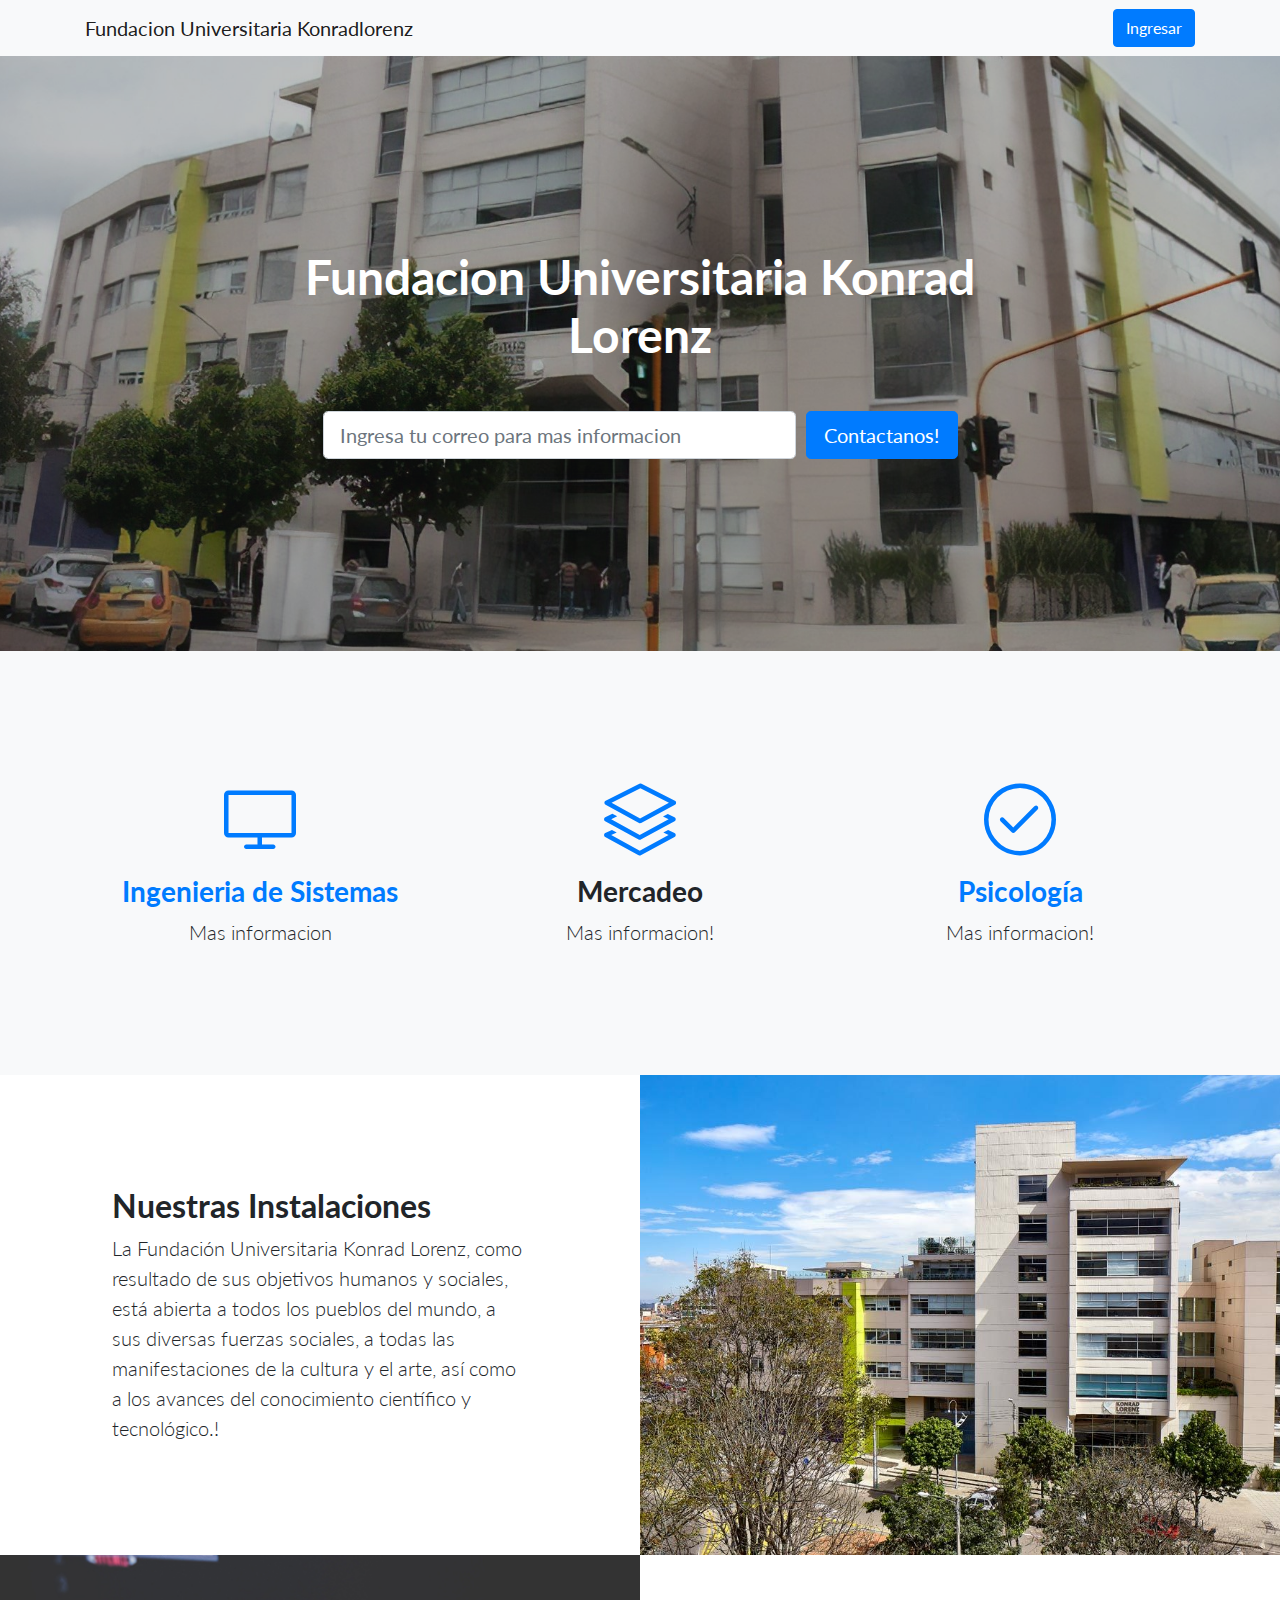
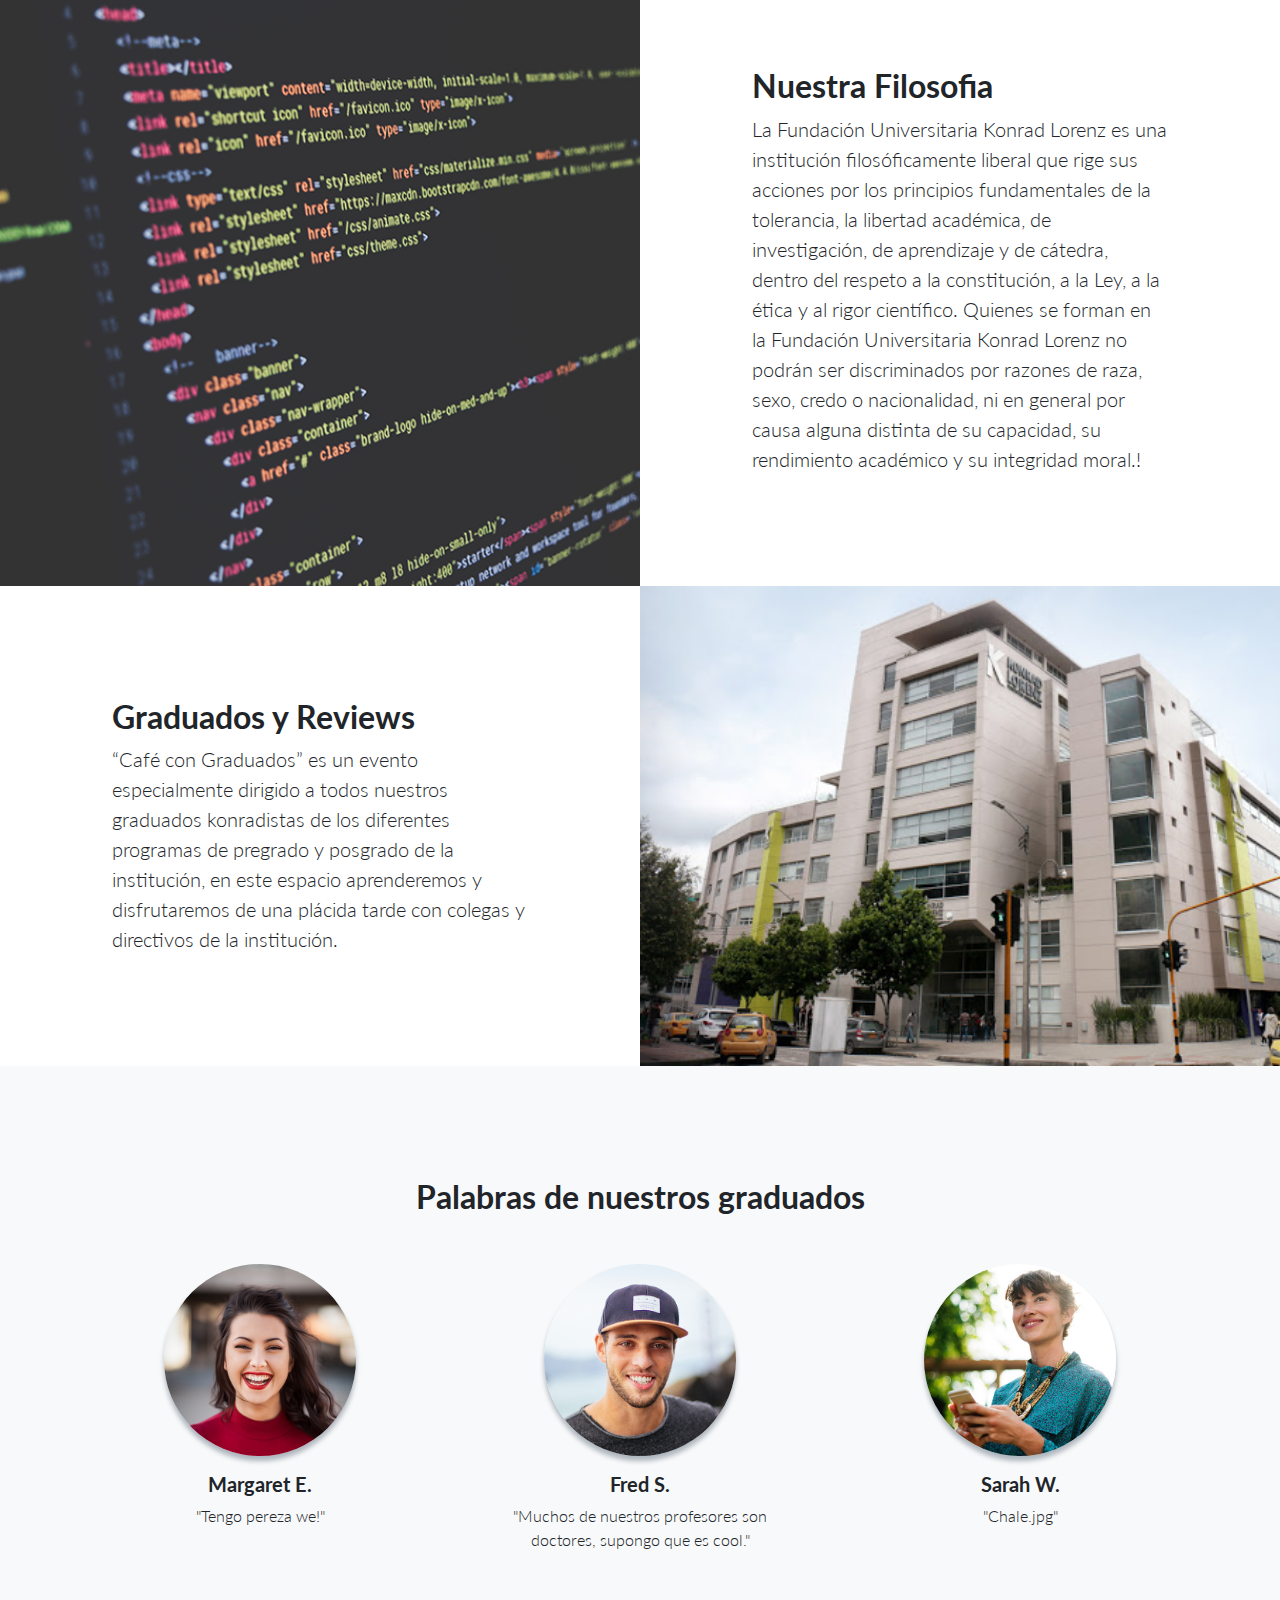
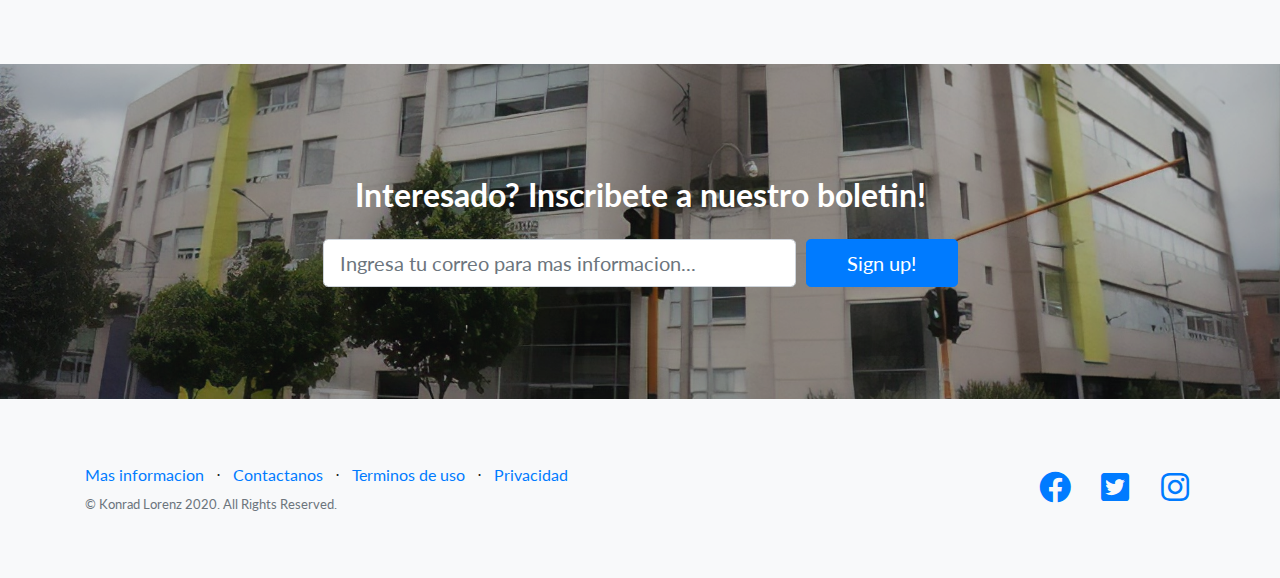
<file: startbootstrap-landing-page-gh-pages/index.html>
<!DOCTYPE html>
<html lang="en">

<head>
    <link rel="stylesheet" href="https://maxcdn.bootstrapcdn.com/bootstrap/4.0.0/css/bootstrap.min.css" integrity="sha384-Gn5384xqQ1aoWXA+058RXPxPg6fy4IWvTNh0E263XmFcJlSAwiGgFAW/dAiS6JXm" crossorigin="anonymous">


    <meta charset="utf-8">
    <meta name="viewport" content="width=device-width, initial-scale=1, shrink-to-fit=no">
    <meta name="description" content="">
    <meta name="author" content="">

    <title>Landing Page - Start Bootstrap Theme</title>

    <!-- Bootstrap core CSS -->
    <link href="vendor/bootstrap/css/bootstrap.min.css" rel="stylesheet">



    <!-- Custom fonts for this template -->
    <link href="vendor/fontawesome-free/css/all.min.css" rel="stylesheet">
    <link href="vendor/simple-line-icons/css/simple-line-icons.css" rel="stylesheet" type="text/css">
    <link href="https://fonts.googleapis.com/css?family=Lato:300,400,700,300italic,400italic,700italic" rel="stylesheet" type="text/css">

    <!-- Custom styles for this template -->
    <link href="css/landing-page.min.css" rel="stylesheet">

</head>

<body>
    <div class="modal fade" id="exampleModalCenter" tabindex="-1" role="dialog" aria-labelledby="exampleModalCenterTitle" aria-hidden="true">
        <div class="modal-dialog modal-dialog-centered" role="document">
            <div class="modal-content">
                <div class="modal-header">
                    <h5 class="modal-title" id="exampleModalLongTitle">Ingresa tu codigo y contraseña</h5>
                    <button type="button" class="close" data-dismiss="modal" aria-label="Close">
            <span aria-hidden="false">&times;</span>
          </button>
                </div>
                <div class="modal-body">
                    Usuario:
                </div>
                <div class="modal-body">
                    contraseña:
                </div>
                <div class="modal-footer">
                    <button type="button" class="btn btn-secondary" data-dismiss="modal">Cerrar</button>

                </div>
            </div>
        </div>
    </div>

    <!-- Navigation -->
    <nav class="navbar navbar-light bg-light static-top">
        <div class="container">
            <a class="navbar-brand" href="#">Fundacion Universitaria Konradlorenz</a>



            <!-- Button trigger modal -->
            <button type="button" class="btn btn-primary" data-toggle="modal" data-target="#exampleModalCenter">
  Ingresar
</button>

            <!-- Modal -->



        </div>
    </nav>

    <!-- Masthead -->
    <header class="masthead text-white text-center">
        <div class="overlay"></div>
        <div class="container">
            <div class="row">
                <div class="col-xl-9 mx-auto">
                    <h1 class="mb-5">Fundacion Universitaria Konrad Lorenz</h1>
                </div>
                <div class="col-md-10 col-lg-8 col-xl-7 mx-auto">
                    <form>
                        <div class="form-row">
                            <div class="col-12 col-md-9 mb-2 mb-md-0">
                                <input type="email" class="form-control form-control-lg" placeholder="Ingresa tu correo para mas informacion">
                            </div>
                            <div class="col-12 col-md-3">
                                <button type="submit" class="btn btn-block btn-lg btn-primary" onclick=r eset()>Contactanos!</button>
                            </div>
                        </div>
                    </form>
                </div>
            </div>
        </div>
    </header>

    <!-- Icons Grid -->
    <section class="features-icons bg-light text-center">
        <div class="container">
            <div class="row">
                <div class="col-lg-4">
                    <div class="features-icons-item mx-auto mb-5 mb-lg-0 mb-lg-3">
                        <div class="features-icons-icon d-flex">
                            <i class="icon-screen-desktop m-auto text-primary"></i>
                        </div>

                        <a href="loader_to_ingei.html">
                            <h3> Ingenieria de Sistemas</h3>
                        </a>

                        <p class="lead mb-0">Mas informacion</p>
                    </div>
                </div>
                <div class="col-lg-4">
                    <div class="features-icons-item mx-auto mb-5 mb-lg-0 mb-lg-3">
                        <div class="features-icons-icon d-flex">
                            <i class="icon-layers m-auto text-primary"></i>
                        </div>
                        <h3>Mercadeo</h3>
                        <p class="lead mb-0">Mas informacion!</p>
                    </div>

                </div>

                <div class="col-lg-4">

                    <div class="features-icons-item mx-auto mb-0 mb-lg-3">
                        <div class="features-icons-icon d-flex">
                            <i class="icon-check m-auto text-primary"></i>
                        </div>
                        <a href="loader.html">
                            <h3>Psicología</h3>
                        </a>
                        <p class="lead mb-0">Mas informacion!</p>
                    </div>

                </div>


            </div>
        </div>
    </section>

    <!-- Image Showcases -->
    <section class="showcase">
        <div class="container-fluid p-0">
            <div class="row no-gutters">

                <div class="col-lg-6 order-lg-2 text-white showcase-img" style="background-image: url('img/kr2.jpg');"></div>
                <div class="col-lg-6 order-lg-1 my-auto showcase-text">
                    <h2>Nuestras Instalaciones</h2>
                    <p class="lead mb-0">La Fundación Universitaria Konrad Lorenz, como resultado de sus objetivos humanos y sociales, está abierta a todos los pueblos del mundo, a sus diversas fuerzas sociales, a todas las manifestaciones de la cultura y el arte, así como
                        a los avances del conocimiento científico y tecnológico.!</p>
                </div>
            </div>
            <div class="row no-gutters">
                <div class="col-lg-6 text-white showcase-img" style="background-image: url('img/bg-showcase-2.jpg');"></div>
                <div class="col-lg-6 my-auto showcase-text">
                    <h2>Nuestra Filosofia</h2>
                    <p class="lead mb-0">La Fundación Universitaria Konrad Lorenz es una institución filosóficamente liberal que rige sus acciones por los principios fundamentales de la tolerancia, la libertad académica, de investigación, de aprendizaje y de cátedra, dentro
                        del respeto a la constitución, a la Ley, a la ética y al rigor científico. Quienes se forman en la Fundación Universitaria Konrad Lorenz no podrán ser discriminados por razones de raza, sexo, credo o nacionalidad, ni en general
                        por causa alguna distinta de su capacidad, su rendimiento académico y su integridad moral.!</p>
                </div>
            </div>
            <div class="row no-gutters">
                <div class="col-lg-6 order-lg-2 text-white showcase-img" style="background-image: url('img/kr3.jpg');"></div>
                <div class="col-lg-6 order-lg-1 my-auto showcase-text">
                    <h2> Graduados y Reviews</h2>
                    <p class="lead mb-0"> “Café con Graduados” es un evento especialmente dirigido a todos nuestros graduados konradistas de los diferentes programas de pregrado y posgrado de la institución, en este espacio aprenderemos y disfrutaremos de una plácida tarde
                        con colegas y directivos de la institución.</p>
                </div>
            </div>
        </div>
    </section>

    <!-- Testimonials -->
    <section class="testimonials text-center bg-light">
        <div class="container">
            <h2 class="mb-5">Palabras de nuestros graduados</h2>
            <div class="row">
                <div class="col-lg-4">
                    <div class="testimonial-item mx-auto mb-5 mb-lg-0">
                        <img class="img-fluid rounded-circle mb-3" src="img/testimonials-1.jpg" alt="">
                        <h5>Margaret E.</h5>
                        <p class="font-weight-light mb-0">"Tengo pereza we!"</p>
                    </div>
                </div>
                <div class="col-lg-4">
                    <div class="testimonial-item mx-auto mb-5 mb-lg-0">
                        <img class="img-fluid rounded-circle mb-3" src="img/testimonials-2.jpg" alt="">
                        <h5>Fred S.</h5>
                        <p class="font-weight-light mb-0">"Muchos de nuestros profesores son doctores, supongo que es cool."</p>
                    </div>
                </div>
                <div class="col-lg-4">
                    <div class="testimonial-item mx-auto mb-5 mb-lg-0">
                        <img class="img-fluid rounded-circle mb-3" src="img/testimonials-3.jpg" alt="">
                        <h5>Sarah W.</h5>
                        <p class="font-weight-light mb-0">"Chale.jpg"</p>
                    </div>
                </div>
            </div>
        </div>
    </section>



    <!-- Call to Action -->
    <section class="call-to-action text-white text-center">
        <div class="overlay"></div>
        <div class="container">
            <div class="row">
                <div class="col-xl-9 mx-auto">
                    <h2 class="mb-4">Interesado? Inscribete a nuestro boletin!</h2>
                </div>
                <div class="col-md-10 col-lg-8 col-xl-7 mx-auto">
                    <form>
                        <div class="form-row">
                            <div class="col-12 col-md-9 mb-2 mb-md-0">
                                <input type="email" class="form-control form-control-lg" placeholder="Ingresa tu correo para mas informacion...">
                            </div>
                            <div class="col-12 col-md-3">
                                <button type="submit" class="btn btn-block btn-lg btn-primary">Sign up!</button>
                            </div>
                        </div>
                    </form>
                </div>
            </div>
        </div>
    </section>

    <!-- Footer -->
    <footer class="footer bg-light">
        <div class="container">
            <div class="row">
                <div class="col-lg-6 h-100 text-center text-lg-left my-auto">
                    <ul class="list-inline mb-2">
                        <li class="list-inline-item">
                            <a href="#">Mas informacion</a>
                        </li>
                        <li class="list-inline-item">&sdot;</li>
                        <li class="list-inline-item">
                            <a href="#">Contactanos</a>
                        </li>
                        <li class="list-inline-item">&sdot;</li>
                        <li class="list-inline-item">
                            <a href="#">Terminos de uso</a>
                        </li>
                        <li class="list-inline-item">&sdot;</li>
                        <li class="list-inline-item">
                            <a href="#">Privacidad</a>
                        </li>
                    </ul>
                    <p class="text-muted small mb-4 mb-lg-0">&copy; Konrad Lorenz 2020. All Rights Reserved.</p>
                </div>
                <div class="col-lg-6 h-100 text-center text-lg-right my-auto">
                    <ul class="list-inline mb-0">
                        <li class="list-inline-item mr-3">
                            <a href="#">
                                <i class="fab fa-facebook fa-2x fa-fw"></i>
                            </a>
                        </li>
                        <li class="list-inline-item mr-3">
                            <a href="#">
                                <i class="fab fa-twitter-square fa-2x fa-fw"></i>
                            </a>
                        </li>
                        <li class="list-inline-item">
                            <a href="#">
                                <i class="fab fa-instagram fa-2x fa-fw"></i>
                            </a>
                        </li>
                    </ul>
                </div>
            </div>
        </div>
    </footer>

    <!-- Bootstrap core JavaScript -->
    <script src="vendor/jquery/jquery.min.js"></script>
    <script src="vendor/bootstrap/js/bootstrap.bundle.min.js"></script>

    <script src="https://code.jquery.com/jquery-3.2.1.slim.min.js" integrity="sha384-KJ3o2DKtIkvYIK3UENzmM7KCkRr/rE9/Qpg6aAZGJwFDMVNA/GpGFF93hXpG5KkN" crossorigin="anonymous"></script>
    <script src="https://cdnjs.cloudflare.com/ajax/libs/popper.js/1.12.9/umd/popper.min.js" integrity="sha384-ApNbgh9B+Y1QKtv3Rn7W3mgPxhU9K/ScQsAP7hUibX39j7fakFPskvXusvfa0b4Q" crossorigin="anonymous"></script>
    <script src="https://maxcdn.bootstrapcdn.com/bootstrap/4.0.0/js/bootstrap.min.js" integrity="sha384-JZR6Spejh4U02d8jOt6vLEHfe/JQGiRRSQQxSfFWpi1MquVdAyjUar5+76PVCmYl" crossorigin="anonymous"></script>

</body>

</html>
</file>
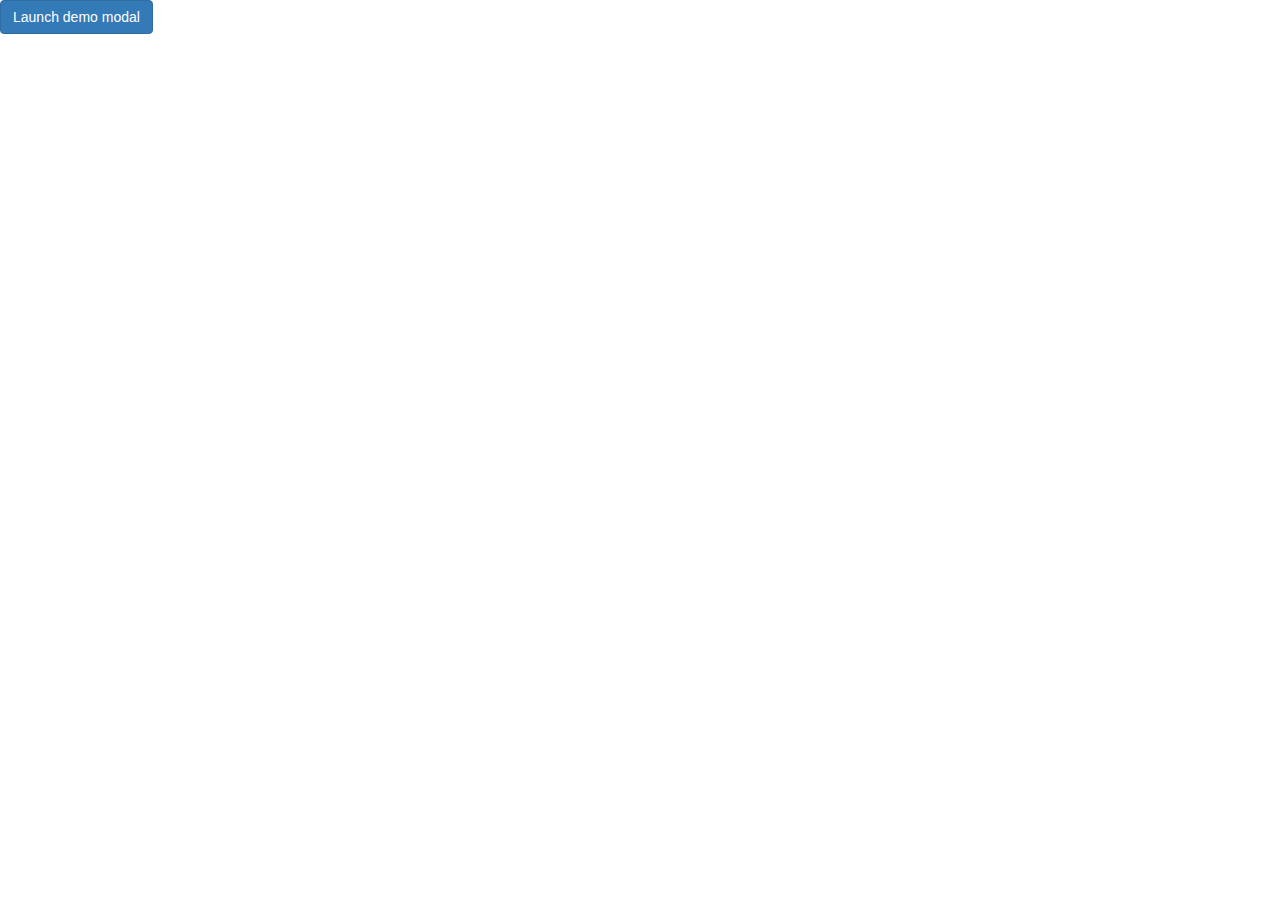
<file: modal.html>
<!DOCTYPE html>
<html lang="en">
<head>
  <title>Bootstrap Example</title>
  <meta charset="utf-8">
  <meta name="viewport" content="width=device-width, initial-scale=1">
  <link rel="stylesheet" href="https://maxcdn.bootstrapcdn.com/bootstrap/3.4.1/css/bootstrap.min.css">
  <script src="https://ajax.googleapis.com/ajax/libs/jquery/3.4.1/jquery.min.js"></script>
  <script src="https://maxcdn.bootstrapcdn.com/bootstrap/3.4.1/js/bootstrap.min.js"></script>
</head>
<body>

<!-- Button trigger modal -->
<button type="button" class="btn btn-primary" data-toggle="modal" data-target="#exampleModalCenter">
    Launch demo modal
  </button>
  
  <!-- Modal -->
  <div class="modal fade" id="exampleModalCenter" tabindex="-1" role="dialog" aria-labelledby="exampleModalCenterTitle" aria-hidden="true">
    <div class="modal-dialog modal-dialog-centered" role="document">
      <div class="modal-content">
        <div class="modal-header">
          <h5 class="modal-title" id="exampleModalLongTitle">Modal title</h5>
          <button type="button" class="close" data-dismiss="modal" aria-label="Close">
            <span aria-hidden="true">&times;</span>
          </button>
        </div>
        <div class="modal-body">
          ...
        </div>
        <div class="modal-footer">
          <button type="button" class="btn btn-secondary" data-dismiss="modal">Close</button>
          <button type="button" class="btn btn-primary">Save changes</button>
        </div>
      </div>
    </div>
  </div>

</body>
</html>
</file>
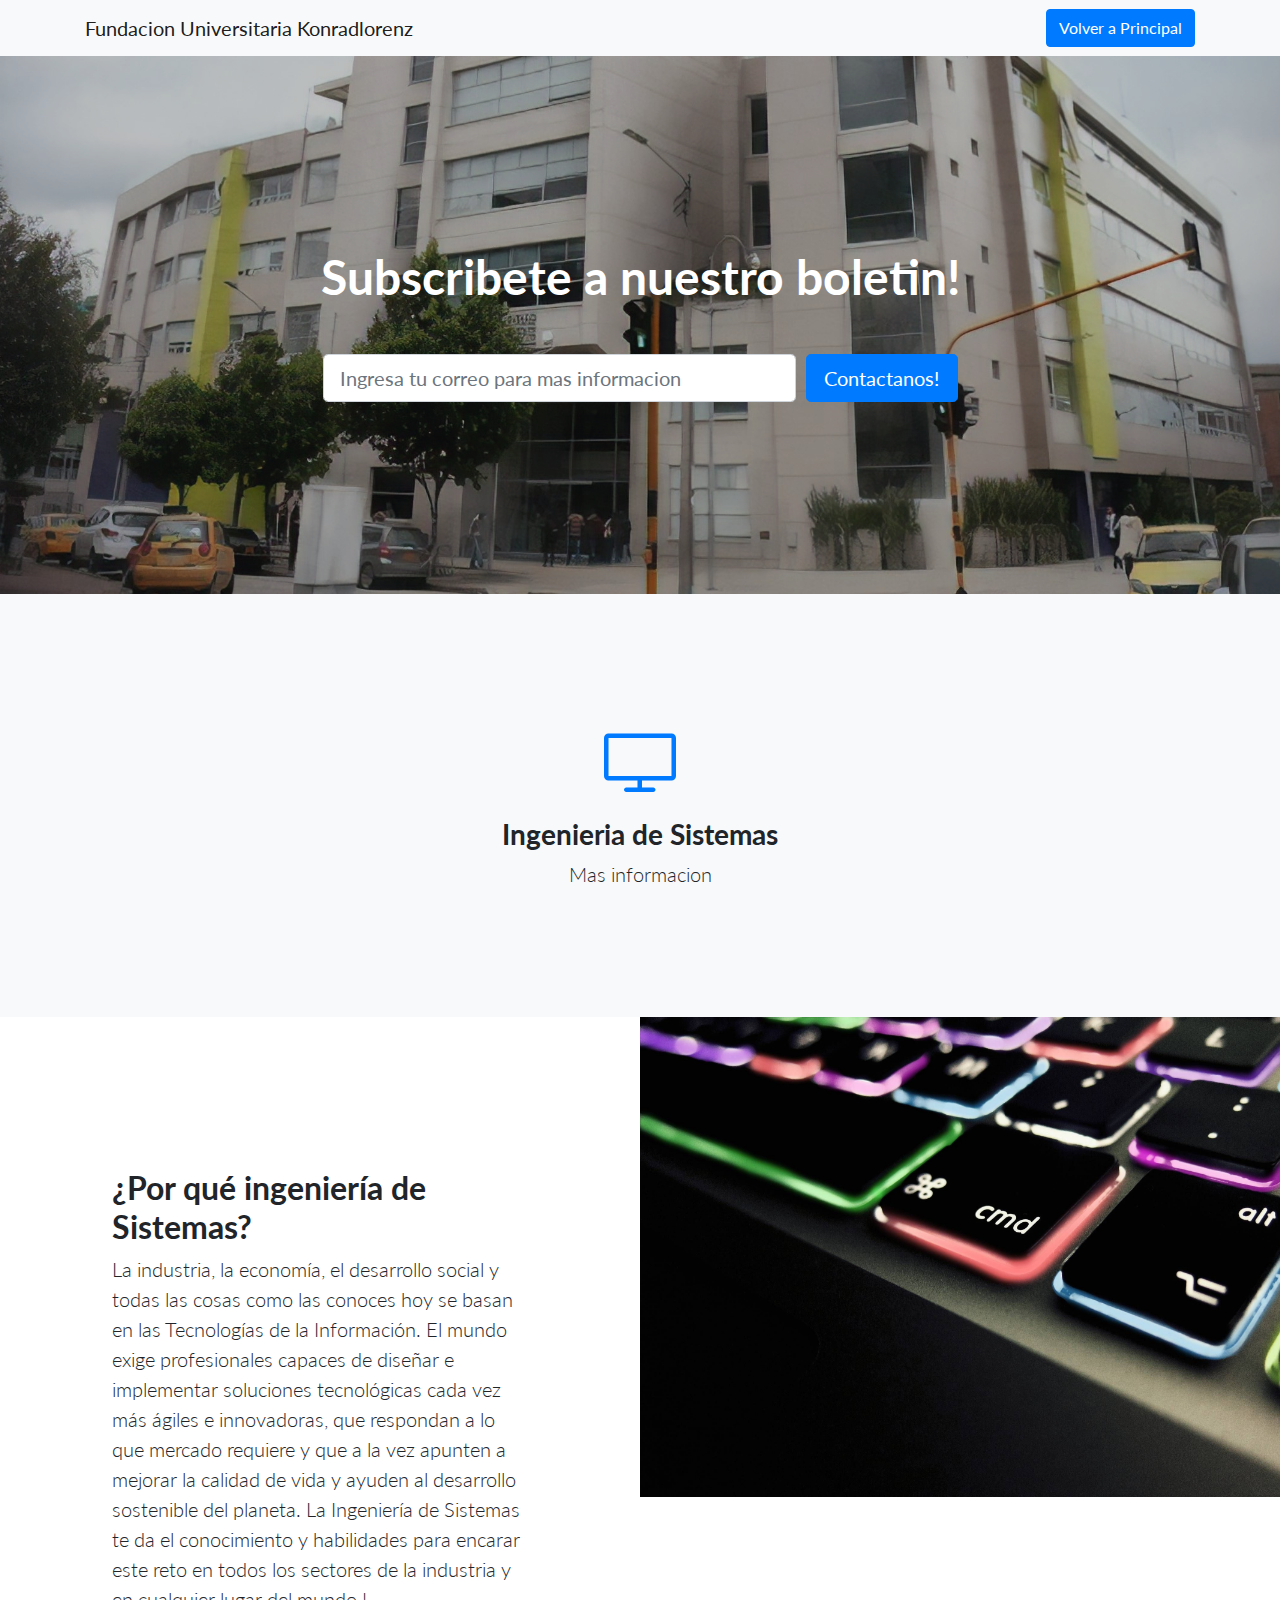
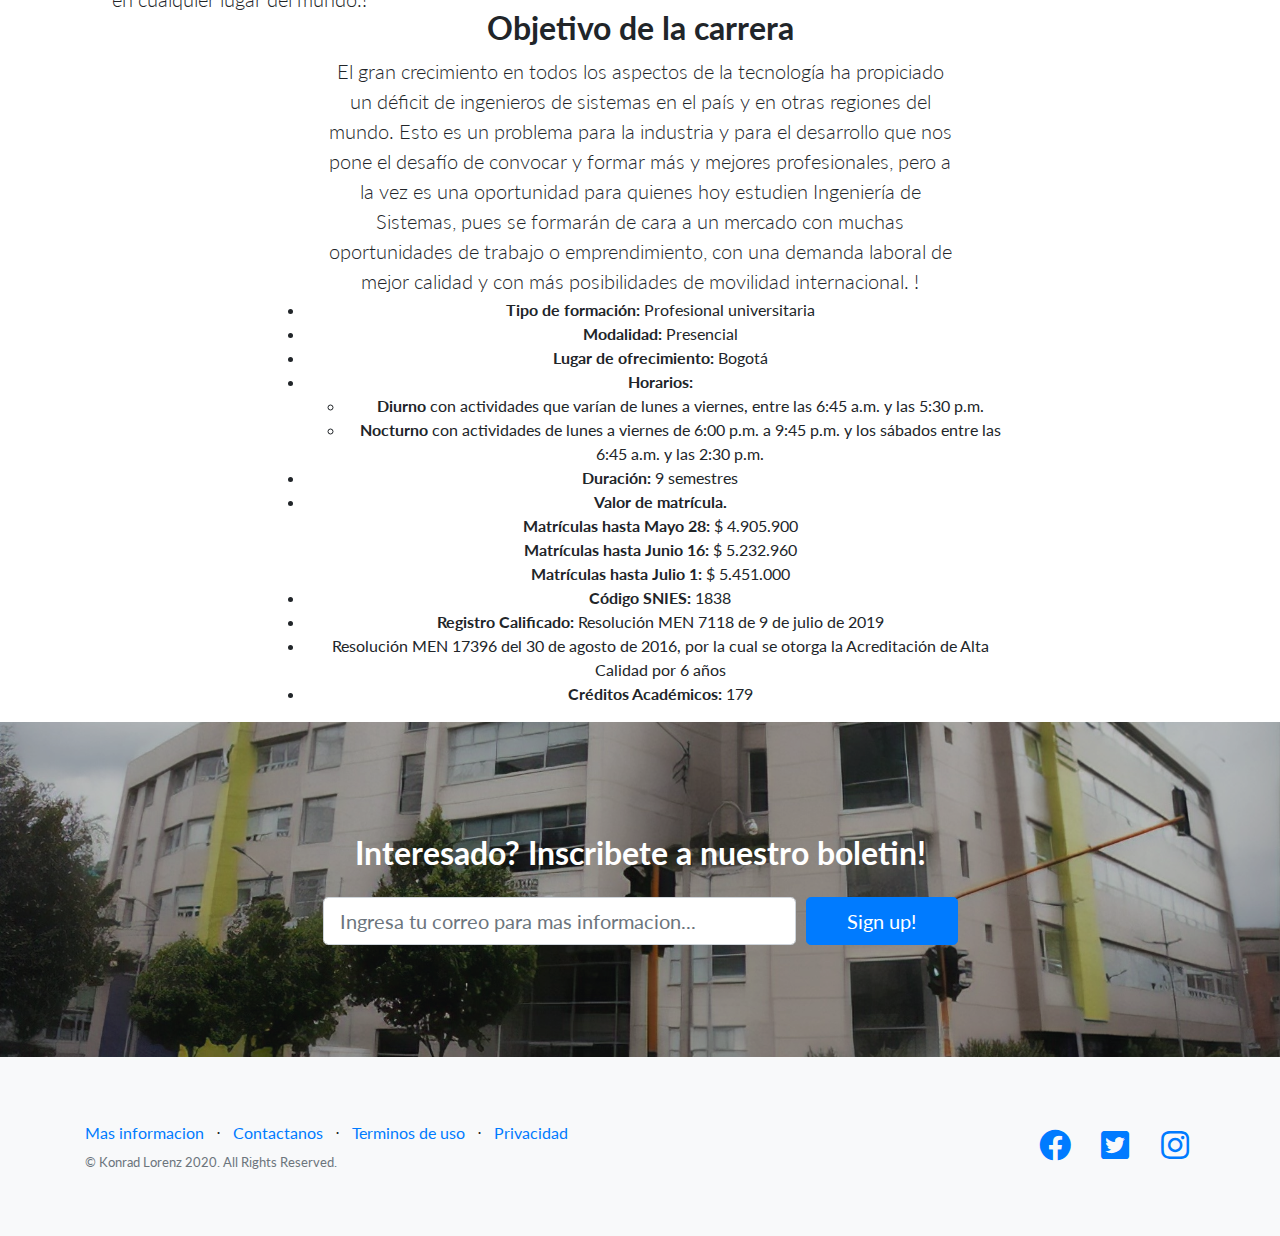
<file: startbootstrap-landing-page-gh-pages/ingenie.html>
<!DOCTYPE html>
<html lang="en">

<head>
    <link rel="stylesheet" href="https://maxcdn.bootstrapcdn.com/bootstrap/4.0.0/css/bootstrap.min.css" integrity="sha384-Gn5384xqQ1aoWXA+058RXPxPg6fy4IWvTNh0E263XmFcJlSAwiGgFAW/dAiS6JXm" crossorigin="anonymous">


    <meta charset="utf-8">
    <meta name="viewport" content="width=device-width, initial-scale=1, shrink-to-fit=no">
    <meta name="description" content="">
    <meta name="author" content="">

    <title>Ingenieria</title>




    <!-- Bootstrap core CSS -->
    <link href="vendor/bootstrap/css/bootstrap.min.css" rel="stylesheet">



    <!-- Custom fonts for this template -->
    <link href="vendor/fontawesome-free/css/all.min.css" rel="stylesheet">
    <link href="vendor/simple-line-icons/css/simple-line-icons.css" rel="stylesheet" type="text/css">
    <link href="https://fonts.googleapis.com/css?family=Lato:300,400,700,300italic,400italic,700italic" rel="stylesheet" type="text/css">

    <!-- Custom styles for this template -->
    <link href="css/landing-page.min.css" rel="stylesheet">

</head>

<body>


    <!-- Navigation -->
    <nav class="navbar navbar-light bg-light static-top">
        <div class="container">
            <a class="navbar-brand" href="#">Fundacion Universitaria Konradlorenz</a>



            <!-- Button trigger modal -->
            <a href="loader_to_index.html">
                <button type="button" class="btn btn-primary">Volver a Principal
   

  </button>
            </a>
            <!-- Modal -->



        </div>
    </nav>

    <!-- Masthead -->
    <header class="masthead text-white text-center">
        <div class="overlay"></div>
        <div class="container">
            <div class="row">
                <div class="col-xl-9 mx-auto">
                    <h1 class="mb-5">Subscribete a nuestro boletin! </h1>
                </div>
                <div class="col-md-10 col-lg-8 col-xl-7 mx-auto">
                    <form>
                        <div class="form-row">
                            <div class="col-12 col-md-9 mb-2 mb-md-0">
                                <input type="email" class="form-control form-control-lg" placeholder="Ingresa tu correo para mas informacion">
                            </div>
                            <div class="col-12 col-md-3">
                                <button type="submit" class="btn btn-block btn-lg btn-primary" onclick=reset()>Contactanos!</button>
                            </div>
                        </div>
                    </form>
                </div>
            </div>
        </div>
    </header>

    <!-- Icons Grid -->
    <section class="features-icons bg-light text-center">
        <div class="container">
            <div class="row">
                <div class="col-lg-12">
                    <div class="features-icons-item mx-auto mb-5 mb-lg-0 mb-lg-3">
                        <div class="features-icons-icon d-flex">
                            <i class="icon-screen-desktop m-auto text-primary"></i>
                        </div>

                        <h3> Ingenieria de Sistemas</h3>

                        <p class="lead mb-0">Mas informacion</p>
                    </div>
                </div>
            </div>
        </div>
    </section>

    <!-- Image Showcases -->
    <section class="showcase">
        <div class="container-fluid p-0">
            <div class="row no-gutters">

                <div class="col-lg-6 order-lg-2 text-white showcase-img" style="background-image: url('img/tec.jpg');"></div>
                <div class="col-lg-6 order-lg-1 my-auto showcase-text" style="height: 400px">
                    <h2>¿Por qué ingeniería de Sistemas?</h2>
                    <p class="lead mb-0">La industria, la economía, el desarrollo social y todas las cosas como las conoces hoy se basan en las Tecnologías de la Información. El mundo exige profesionales capaces de diseñar e implementar soluciones tecnológicas cada vez más
                        ágiles e innovadoras, que respondan a lo que mercado requiere y que a la vez apunten a mejorar la calidad de vida y ayuden al desarrollo sostenible del planeta. La Ingeniería de Sistemas te da el conocimiento y habilidades para
                        encarar este reto en todos los sectores de la industria y en cualquier lugar del mundo.!</p>
                </div>
            </div>
        </div>
    </section>

    <section class="showcase">
        <div class="container-fluid p-0">
            <div class="row no-gutters">


                <div class="col-lg-12 order-lg-1 my-auto showcase-text" style="height: 400px">
                    <h2 id="obj">Objetivo de la carrera</h2>
                    <p class="lead mb-0" id="obj2">El gran crecimiento en todos los aspectos de la tecnología ha propiciado un déficit de ingenieros de sistemas en el país y en otras regiones del mundo. Esto es un problema para la industria y para el desarrollo que nos pone el desafío
                        de convocar y formar más y mejores profesionales, pero a la vez es una oportunidad para quienes hoy estudien Ingeniería de Sistemas, pues se formarán de cara a un mercado con muchas oportunidades de trabajo o emprendimiento, con
                        una demanda laboral de mejor calidad y con más posibilidades de movilidad internacional. !

                    </p>


                </div>
            </div>
        </div>
    </section>
    <section>
        <div class="navbar-wrapper col s3">
            <div class="col s12 m12 l12 right-align">
            </div>
            <ul class="inform">
                <li><strong>Tipo de formación:</strong> Profesional universitaria</li>
                <li><strong>Modalidad:</strong> Presencial</li>
                <li><strong>Lugar de ofrecimiento:</strong> Bogotá</li>
                <li><strong>Horarios:</strong>
                    <ul>
                        <li><strong>Diurno</strong> con actividades que varían de lunes a viernes, entre las 6:45 a.m. y las 5:30 p.m.</li>
                        <li><strong>Nocturno</strong> con actividades de lunes a viernes de 6:00 p.m. a 9:45 p.m. y los sábados entre las 6:45 a.m. y las 2:30 p.m.</li>
                    </ul>
                </li>
                <li><strong>Duración:</strong> 9 semestres</li>
                <li>
                    <strong>Valor de matrícula.</strong>
                    <br />
                    <strong>Matrículas hasta Mayo 28:</strong> $ 4.905.900
                    <br />
                    <strong>Matrículas hasta Junio 16:</strong> $ 5.232.960
                    <br />
                    <strong>Matrículas hasta Julio 1:</strong> $ 5.451.000
                </li>

                <li><strong>Código SNIES:</strong> 1838</li>
                <li><strong>Registro Calificado:</strong> Resolución MEN 7118 de 9 de julio de 2019</li>
                <li>Resolución MEN 17396 del 30 de agosto de 2016, por la cual se otorga la Acreditación de Alta Calidad por 6 años</li>
                <li><strong>Créditos Académicos:</strong> 179</li>
            </ul>


    </section>

    <!-- Testimonials -->


    <!-- Call to Action -->
    <section class="call-to-action text-white text-center">
        <div class="overlay"></div>
        <div class="container">
            <div class="row">
                <div class="col-xl-9 mx-auto">
                    <h2 class="mb-4">Interesado? Inscribete a nuestro boletin!</h2>
                </div>
                <div class="col-md-10 col-lg-8 col-xl-7 mx-auto">
                    <form>
                        <div class="form-row">
                            <div class="col-12 col-md-9 mb-2 mb-md-0">
                                <input type="email" class="form-control form-control-lg" placeholder="Ingresa tu correo para mas informacion...">
                            </div>
                            <div class="col-12 col-md-3">
                                <button type="submit" class="btn btn-block btn-lg btn-primary">Sign up!</button>
                            </div>
                        </div>
                    </form>
                </div>
            </div>
        </div>
    </section>

    <!-- Footer -->
    <footer class="footer bg-light">
        <div class="container">
            <div class="row">
                <div class="col-lg-6 h-100 text-center text-lg-left my-auto">
                    <ul class="list-inline mb-2">
                        <li class="list-inline-item">
                            <a href="#">Mas informacion</a>
                        </li>
                        <li class="list-inline-item">&sdot;</li>
                        <li class="list-inline-item">
                            <a href="#">Contactanos</a>
                        </li>
                        <li class="list-inline-item">&sdot;</li>
                        <li class="list-inline-item">
                            <a href="#">Terminos de uso</a>
                        </li>
                        <li class="list-inline-item">&sdot;</li>
                        <li class="list-inline-item">
                            <a href="#">Privacidad</a>
                        </li>
                    </ul>
                    <p class="text-muted small mb-4 mb-lg-0">&copy; Konrad Lorenz 2020. All Rights Reserved.</p>
                </div>
                <div class="col-lg-6 h-100 text-center text-lg-right my-auto">
                    <ul class="list-inline mb-0">
                        <li class="list-inline-item mr-3">
                            <a href="#">
                                <i class="fab fa-facebook fa-2x fa-fw"></i>
                            </a>
                        </li>
                        <li class="list-inline-item mr-3">
                            <a href="#">
                                <i class="fab fa-twitter-square fa-2x fa-fw"></i>
                            </a>
                        </li>
                        <li class="list-inline-item">
                            <a href="#">
                                <i class="fab fa-instagram fa-2x fa-fw"></i>
                            </a>
                        </li>
                    </ul>
                </div>
            </div>
        </div>
    </footer>

    <!-- Bootstrap core JavaScript -->
    <script src="vendor/jquery/jquery.min.js"></script>
    <script src="vendor/bootstrap/js/bootstrap.bundle.min.js"></script>

    <script src="https://code.jquery.com/jquery-3.2.1.slim.min.js" integrity="sha384-KJ3o2DKtIkvYIK3UENzmM7KCkRr/rE9/Qpg6aAZGJwFDMVNA/GpGFF93hXpG5KkN" crossorigin="anonymous"></script>
    <script src="https://cdnjs.cloudflare.com/ajax/libs/popper.js/1.12.9/umd/popper.min.js" integrity="sha384-ApNbgh9B+Y1QKtv3Rn7W3mgPxhU9K/ScQsAP7hUibX39j7fakFPskvXusvfa0b4Q" crossorigin="anonymous"></script>
    <script src="https://maxcdn.bootstrapcdn.com/bootstrap/4.0.0/js/bootstrap.min.js" integrity="sha384-JZR6Spejh4U02d8jOt6vLEHfe/JQGiRRSQQxSfFWpi1MquVdAyjUar5+76PVCmYl" crossorigin="anonymous"></script>

</body>

</html>
</file>
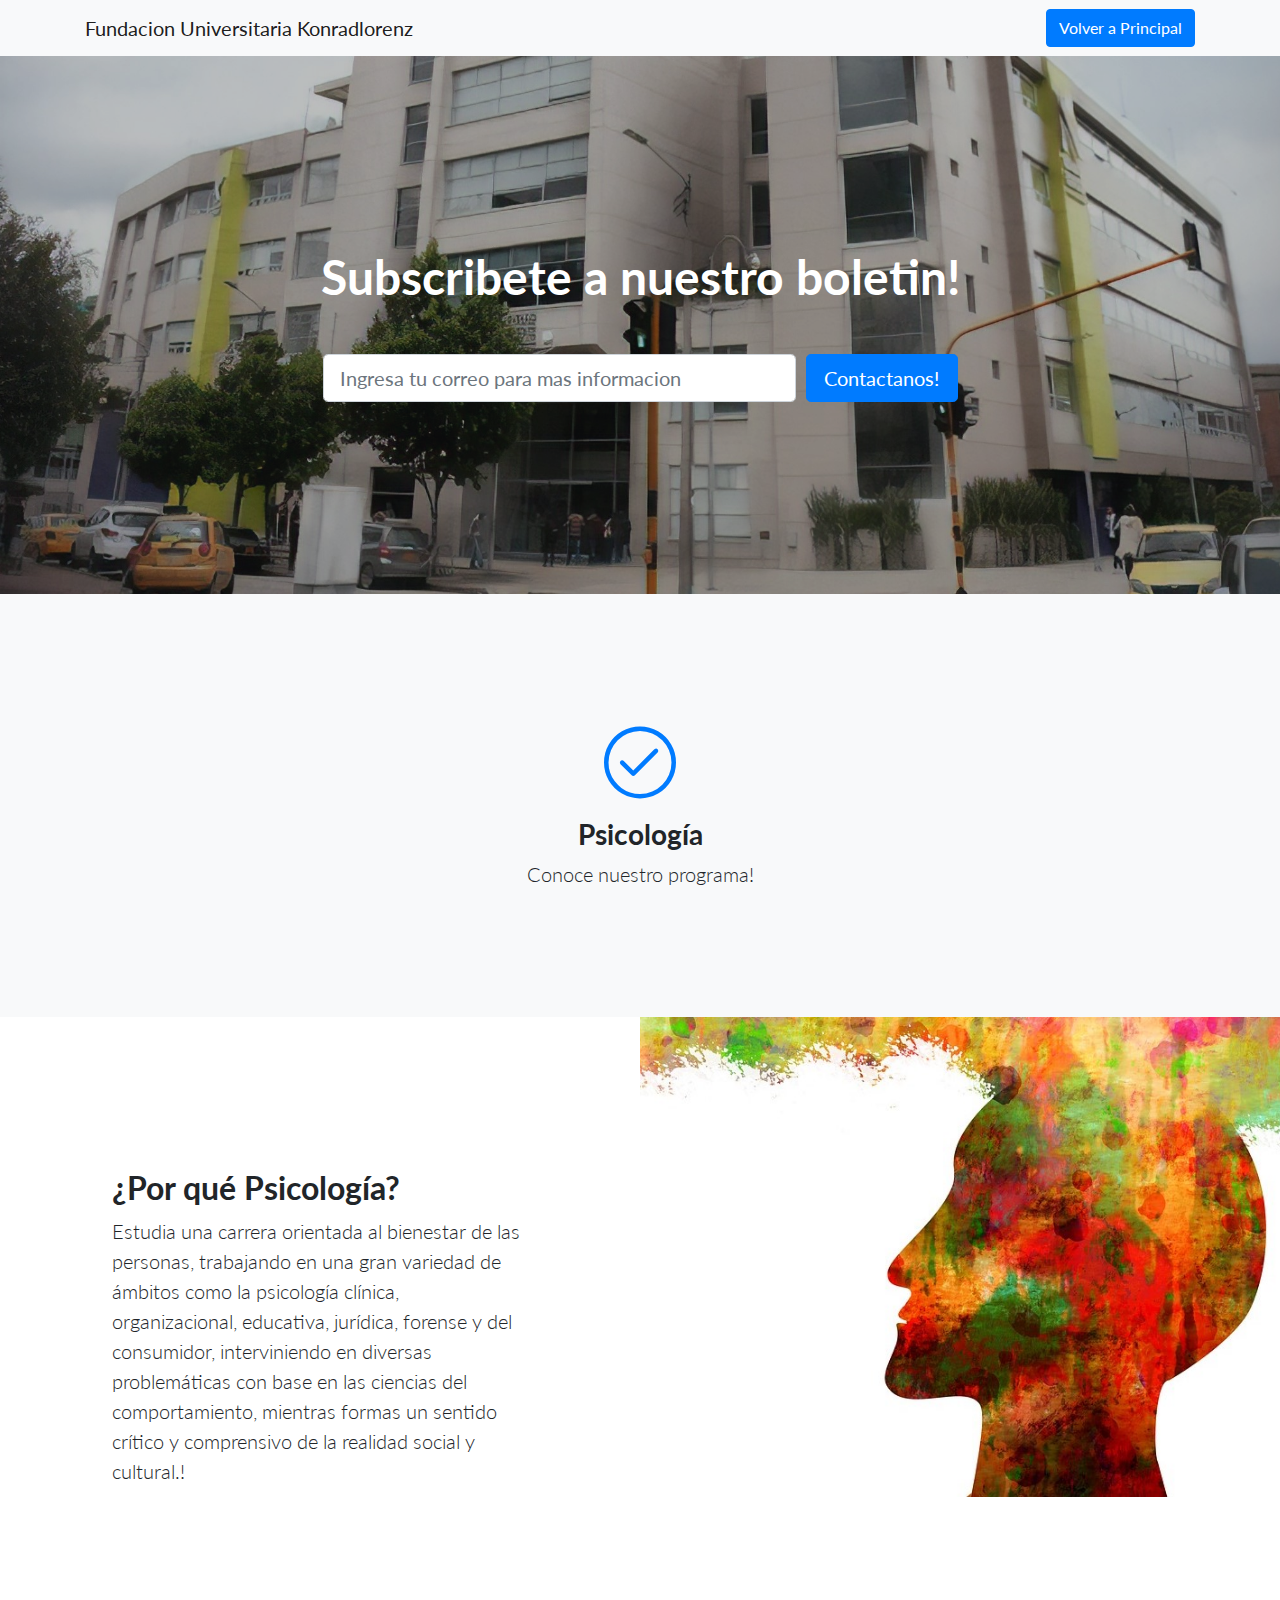
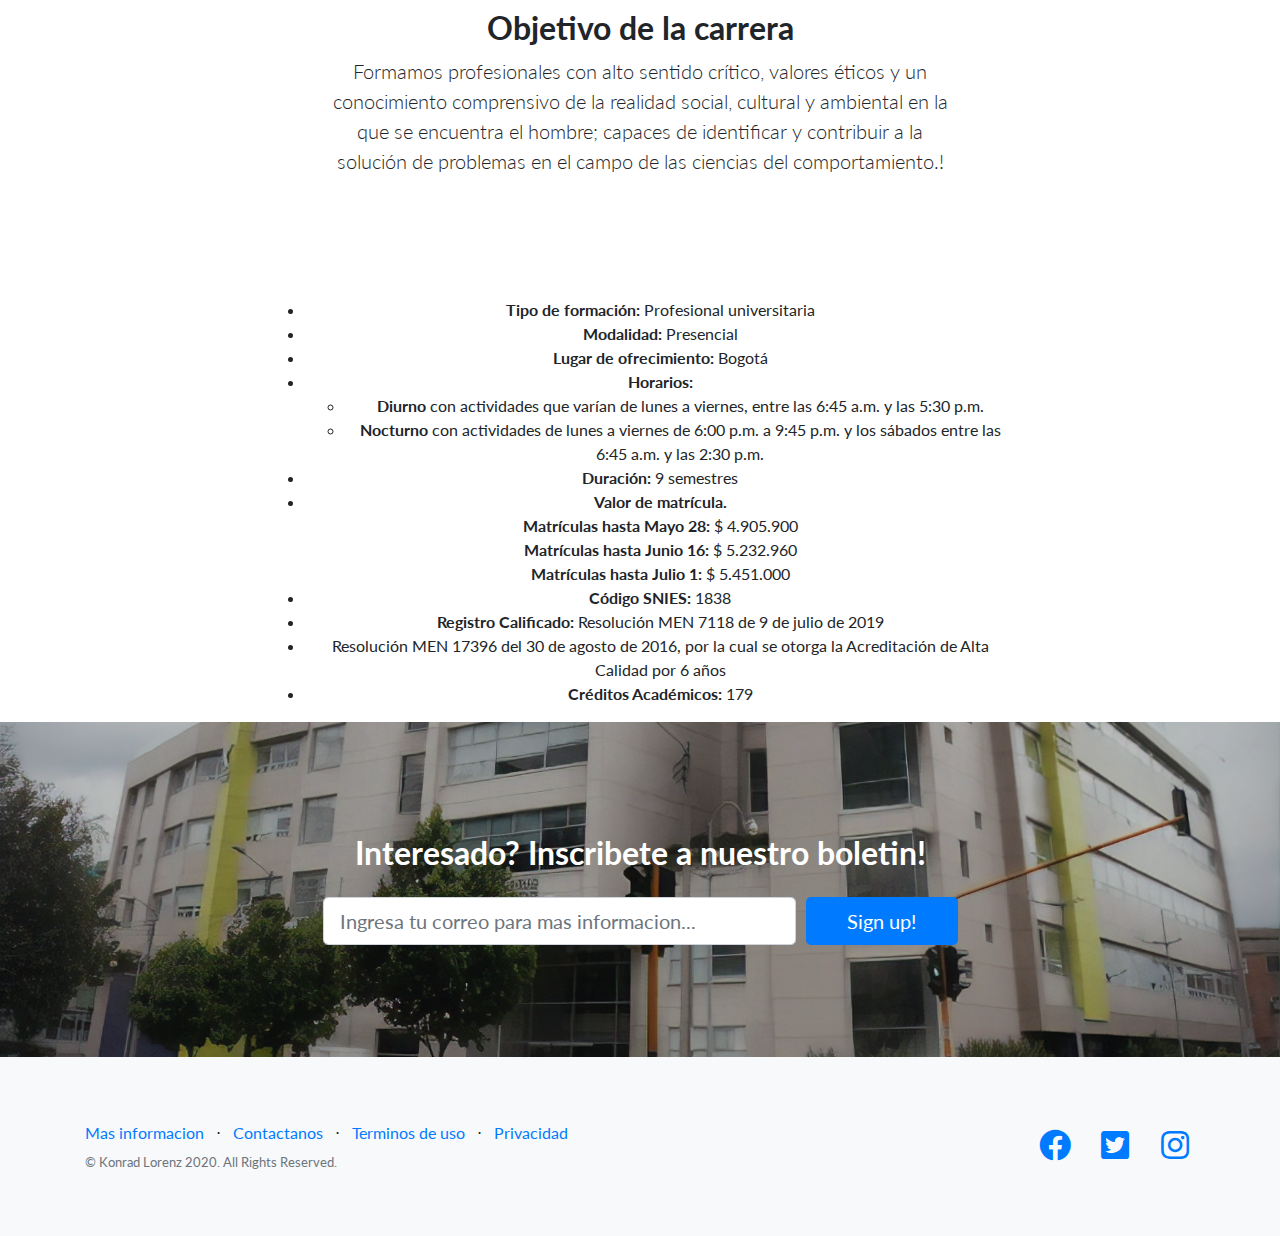
<file: startbootstrap-landing-page-gh-pages/psico.html>
<!DOCTYPE html>
<html lang="en">

<head>
    <link rel="stylesheet" href="https://maxcdn.bootstrapcdn.com/bootstrap/4.0.0/css/bootstrap.min.css" integrity="sha384-Gn5384xqQ1aoWXA+058RXPxPg6fy4IWvTNh0E263XmFcJlSAwiGgFAW/dAiS6JXm" crossorigin="anonymous">


    <meta charset="utf-8">
    <meta name="viewport" content="width=device-width, initial-scale=1, shrink-to-fit=no">
    <meta name="description" content="">
    <meta name="author" content="">

    <title>Psicología</title>




    <!-- Bootstrap core CSS -->
    <link href="vendor/bootstrap/css/bootstrap.min.css" rel="stylesheet">



    <!-- Custom fonts for this template -->
    <link href="vendor/fontawesome-free/css/all.min.css" rel="stylesheet">
    <link href="vendor/simple-line-icons/css/simple-line-icons.css" rel="stylesheet" type="text/css">
    <link href="https://fonts.googleapis.com/css?family=Lato:300,400,700,300italic,400italic,700italic" rel="stylesheet" type="text/css">

    <!-- Custom styles for this template -->
    <link href="css/landing-page.min.css" rel="stylesheet">

</head>

<body>
    <div class="modal fade" id="exampleModalCenter" tabindex="-1" role="dialog" aria-labelledby="exampleModalCenterTitle" aria-hidden="true">
        <div class="modal-dialog modal-dialog-centered" role="document">
            <div class="modal-content">
                <div class="modal-header">
                    <h5 class="modal-title" id="exampleModalLongTitle">Ingresa tu codigo y contraseña</h5>
                    <button type="button" class="close" data-dismiss="modal" aria-label="Close">
            <span aria-hidden="false">&times;</span>
          </button>
                </div>
                <div class="modal-body">
                    Usuario:
                </div>
                <div class="modal-body">
                    contraseña:
                </div>
                <div class="modal-footer">
                    <button type="button" class="btn btn-secondary" data-dismiss="modal">Cerrar</button>

                </div>
            </div>
        </div>
    </div>

    <!-- Navigation -->
    <nav class="navbar navbar-light bg-light static-top">
        <div class="container">
            <a class="navbar-brand" href="#">Fundacion Universitaria Konradlorenz</a>



            <!-- Button trigger modal -->
            <a href="loader_to_index.html">
                <button type="button" class="btn btn-primary">Volver a Principal
   

  </button>
            </a>
            <!-- Modal -->



        </div>
    </nav>

    <!-- Masthead -->
    <header class="masthead text-white text-center">
        <div class="overlay"></div>
        <div class="container">
            <div class="row">
                <div class="col-xl-9 mx-auto">
                    <h1 class="mb-5">Subscribete a nuestro boletin! </h1>
                </div>
                <div class="col-md-10 col-lg-8 col-xl-7 mx-auto">
                    <form>
                        <div class="form-row">
                            <div class="col-12 col-md-9 mb-2 mb-md-0">
                                <input type="email" class="form-control form-control-lg" placeholder="Ingresa tu correo para mas informacion">
                            </div>
                            <div class="col-12 col-md-3">
                                <button type="submit" class="btn btn-block btn-lg btn-primary" onclick=reset()>Contactanos!</button>
                            </div>
                        </div>
                    </form>
                </div>
            </div>
        </div>
    </header>

    <!-- Icons Grid -->
    <section class="features-icons bg-light text-center">
        <div class="container">
            <div class="row">

                <div class="col-lg-12">
                    <div class="features-icons-item mx-auto mb-0 mb-lg-3">
                        <div class="features-icons-icon d-flex">
                            <i class="icon-check m-auto text-primary"></i>
                        </div>
                        <h3>Psicología</h3>
                        <p class="lead mb-0">Conoce nuestro programa!</p>
                    </div>
                </div>
            </div>
        </div>
    </section>

    <!-- Image Showcases -->
    <section class="showcase">
        <div class="container-fluid p-0">
            <div class="row no-gutters">

                <div class="col-lg-6 order-lg-2 text-white showcase-img" style="background-image: url('img/hed.jpg');"></div>
                <div class="col-lg-6 order-lg-1 my-auto showcase-text" style="height: 400px">
                    <h2>¿Por qué Psicología?</h2>
                    <p class="lead mb-0">Estudia una carrera orientada al bienestar de las personas, trabajando en una gran variedad de ámbitos como la psicología clínica, organizacional, educativa, jurídica, forense y del consumidor, interviniendo en diversas problemáticas
                        con base en las ciencias del comportamiento, mientras formas un sentido crítico y comprensivo de la realidad social y cultural.!</p>
                </div>
            </div>
        </div>
    </section>

    <section class="showcase">
        <div class="container-fluid p-0">
            <div class="row no-gutters">


                <div class="col-lg-12 order-lg-1 my-auto showcase-text" style="height: 400px">
                    <h2 id="obj">Objetivo de la carrera</h2>
                    <p class="lead mb-0" id="obj2">Formamos profesionales con alto sentido crítico, valores éticos y un conocimiento comprensivo de la realidad social, cultural y ambiental en la que se encuentra el hombre; capaces de identificar y contribuir a la solución de problemas
                        en el campo de las ciencias del comportamiento.!</p>


                </div>
            </div>
        </div>
    </section>
    <section>
        <div class="navbar-wrapper col s3">
            <div class="col s12 m12 l12 right-align">
            </div>
            <ul class="inform">
                <li><strong>Tipo de formación:</strong> Profesional universitaria</li>
                <li><strong>Modalidad:</strong> Presencial</li>
                <li><strong>Lugar de ofrecimiento:</strong> Bogotá</li>
                <li><strong>Horarios:</strong>
                    <ul>
                        <li><strong>Diurno</strong> con actividades que varían de lunes a viernes, entre las 6:45 a.m. y las 5:30 p.m.</li>
                        <li><strong>Nocturno</strong> con actividades de lunes a viernes de 6:00 p.m. a 9:45 p.m. y los sábados entre las 6:45 a.m. y las 2:30 p.m.</li>
                    </ul>
                </li>
                <li><strong>Duración:</strong> 9 semestres</li>
                <li>
                    <strong>Valor de matrícula.</strong>
                    <br />
                    <strong>Matrículas hasta Mayo 28:</strong> $ 4.905.900
                    <br />
                    <strong>Matrículas hasta Junio 16:</strong> $ 5.232.960
                    <br />
                    <strong>Matrículas hasta Julio 1:</strong> $ 5.451.000
                </li>

                <li><strong>Código SNIES:</strong> 1838</li>
                <li><strong>Registro Calificado:</strong> Resolución MEN 7118 de 9 de julio de 2019</li>
                <li>Resolución MEN 17396 del 30 de agosto de 2016, por la cual se otorga la Acreditación de Alta Calidad por 6 años</li>
                <li><strong>Créditos Académicos:</strong> 179</li>
            </ul>


    </section>

    <!-- Testimonials -->


    <!-- Call to Action -->
    <section class="call-to-action text-white text-center">
        <div class="overlay"></div>
        <div class="container">
            <div class="row">
                <div class="col-xl-9 mx-auto">
                    <h2 class="mb-4">Interesado? Inscribete a nuestro boletin!</h2>
                </div>
                <div class="col-md-10 col-lg-8 col-xl-7 mx-auto">
                    <form>
                        <div class="form-row">
                            <div class="col-12 col-md-9 mb-2 mb-md-0">
                                <input type="email" class="form-control form-control-lg" placeholder="Ingresa tu correo para mas informacion...">
                            </div>
                            <div class="col-12 col-md-3">
                                <button type="submit" class="btn btn-block btn-lg btn-primary">Sign up!</button>
                            </div>
                        </div>
                    </form>
                </div>
            </div>
        </div>
    </section>

    <!-- Footer -->
    <footer class="footer bg-light">
        <div class="container">
            <div class="row">
                <div class="col-lg-6 h-100 text-center text-lg-left my-auto">
                    <ul class="list-inline mb-2">
                        <li class="list-inline-item">
                            <a href="#">Mas informacion</a>
                        </li>
                        <li class="list-inline-item">&sdot;</li>
                        <li class="list-inline-item">
                            <a href="#">Contactanos</a>
                        </li>
                        <li class="list-inline-item">&sdot;</li>
                        <li class="list-inline-item">
                            <a href="#">Terminos de uso</a>
                        </li>
                        <li class="list-inline-item">&sdot;</li>
                        <li class="list-inline-item">
                            <a href="#">Privacidad</a>
                        </li>
                    </ul>
                    <p class="text-muted small mb-4 mb-lg-0">&copy; Konrad Lorenz 2020. All Rights Reserved.</p>
                </div>
                <div class="col-lg-6 h-100 text-center text-lg-right my-auto">
                    <ul class="list-inline mb-0">
                        <li class="list-inline-item mr-3">
                            <a href="#">
                                <i class="fab fa-facebook fa-2x fa-fw"></i>
                            </a>
                        </li>
                        <li class="list-inline-item mr-3">
                            <a href="#">
                                <i class="fab fa-twitter-square fa-2x fa-fw"></i>
                            </a>
                        </li>
                        <li class="list-inline-item">
                            <a href="#">
                                <i class="fab fa-instagram fa-2x fa-fw"></i>
                            </a>
                        </li>
                    </ul>
                </div>
            </div>
        </div>
    </footer>

    <!-- Bootstrap core JavaScript -->
    <script src="vendor/jquery/jquery.min.js"></script>
    <script src="vendor/bootstrap/js/bootstrap.bundle.min.js"></script>

    <script src="https://code.jquery.com/jquery-3.2.1.slim.min.js" integrity="sha384-KJ3o2DKtIkvYIK3UENzmM7KCkRr/rE9/Qpg6aAZGJwFDMVNA/GpGFF93hXpG5KkN" crossorigin="anonymous"></script>
    <script src="https://cdnjs.cloudflare.com/ajax/libs/popper.js/1.12.9/umd/popper.min.js" integrity="sha384-ApNbgh9B+Y1QKtv3Rn7W3mgPxhU9K/ScQsAP7hUibX39j7fakFPskvXusvfa0b4Q" crossorigin="anonymous"></script>
    <script src="https://maxcdn.bootstrapcdn.com/bootstrap/4.0.0/js/bootstrap.min.js" integrity="sha384-JZR6Spejh4U02d8jOt6vLEHfe/JQGiRRSQQxSfFWpi1MquVdAyjUar5+76PVCmYl" crossorigin="anonymous"></script>

</body>

</html>
</file>
<file: startbootstrap-landing-page-gh-pages/vendor/simple-line-icons/css/simple-line-icons.css>
@font-face {
  font-family: 'simple-line-icons';
  src: url('../fonts/Simple-Line-Icons.eot?v=2.4.0');
  src: url('../fonts/Simple-Line-Icons.eot?v=2.4.0#iefix') format('embedded-opentype'), url('../fonts/Simple-Line-Icons.woff2?v=2.4.0') format('woff2'), url('../fonts/Simple-Line-Icons.ttf?v=2.4.0') format('truetype'), url('../fonts/Simple-Line-Icons.woff?v=2.4.0') format('woff'), url('../fonts/Simple-Line-Icons.svg?v=2.4.0#simple-line-icons') format('svg');
  font-weight: normal;
  font-style: normal;
}
/*
 Use the following CSS code if you want to have a class per icon.
 Instead of a list of all class selectors, you can use the generic [class*="icon-"] selector, but it's slower:
*/
.icon-user,
.icon-people,
.icon-user-female,
.icon-user-follow,
.icon-user-following,
.icon-user-unfollow,
.icon-login,
.icon-logout,
.icon-emotsmile,
.icon-phone,
.icon-call-end,
.icon-call-in,
.icon-call-out,
.icon-map,
.icon-location-pin,
.icon-direction,
.icon-directions,
.icon-compass,
.icon-layers,
.icon-menu,
.icon-list,
.icon-options-vertical,
.icon-options,
.icon-arrow-down,
.icon-arrow-left,
.icon-arrow-right,
.icon-arrow-up,
.icon-arrow-up-circle,
.icon-arrow-left-circle,
.icon-arrow-right-circle,
.icon-arrow-down-circle,
.icon-check,
.icon-clock,
.icon-plus,
.icon-minus,
.icon-close,
.icon-event,
.icon-exclamation,
.icon-organization,
.icon-trophy,
.icon-screen-smartphone,
.icon-screen-desktop,
.icon-plane,
.icon-notebook,
.icon-mustache,
.icon-mouse,
.icon-magnet,
.icon-energy,
.icon-disc,
.icon-cursor,
.icon-cursor-move,
.icon-crop,
.icon-chemistry,
.icon-speedometer,
.icon-shield,
.icon-screen-tablet,
.icon-magic-wand,
.icon-hourglass,
.icon-graduation,
.icon-ghost,
.icon-game-controller,
.icon-fire,
.icon-eyeglass,
.icon-envelope-open,
.icon-envelope-letter,
.icon-bell,
.icon-badge,
.icon-anchor,
.icon-wallet,
.icon-vector,
.icon-speech,
.icon-puzzle,
.icon-printer,
.icon-present,
.icon-playlist,
.icon-pin,
.icon-picture,
.icon-handbag,
.icon-globe-alt,
.icon-globe,
.icon-folder-alt,
.icon-folder,
.icon-film,
.icon-feed,
.icon-drop,
.icon-drawer,
.icon-docs,
.icon-doc,
.icon-diamond,
.icon-cup,
.icon-calculator,
.icon-bubbles,
.icon-briefcase,
.icon-book-open,
.icon-basket-loaded,
.icon-basket,
.icon-bag,
.icon-action-undo,
.icon-action-redo,
.icon-wrench,
.icon-umbrella,
.icon-trash,
.icon-tag,
.icon-support,
.icon-frame,
.icon-size-fullscreen,
.icon-size-actual,
.icon-shuffle,
.icon-share-alt,
.icon-share,
.icon-rocket,
.icon-question,
.icon-pie-chart,
.icon-pencil,
.icon-note,
.icon-loop,
.icon-home,
.icon-grid,
.icon-graph,
.icon-microphone,
.icon-music-tone-alt,
.icon-music-tone,
.icon-earphones-alt,
.icon-earphones,
.icon-equalizer,
.icon-like,
.icon-dislike,
.icon-control-start,
.icon-control-rewind,
.icon-control-play,
.icon-control-pause,
.icon-control-forward,
.icon-control-end,
.icon-volume-1,
.icon-volume-2,
.icon-volume-off,
.icon-calendar,
.icon-bulb,
.icon-chart,
.icon-ban,
.icon-bubble,
.icon-camrecorder,
.icon-camera,
.icon-cloud-download,
.icon-cloud-upload,
.icon-envelope,
.icon-eye,
.icon-flag,
.icon-heart,
.icon-info,
.icon-key,
.icon-link,
.icon-lock,
.icon-lock-open,
.icon-magnifier,
.icon-magnifier-add,
.icon-magnifier-remove,
.icon-paper-clip,
.icon-paper-plane,
.icon-power,
.icon-refresh,
.icon-reload,
.icon-settings,
.icon-star,
.icon-symbol-female,
.icon-symbol-male,
.icon-target,
.icon-credit-card,
.icon-paypal,
.icon-social-tumblr,
.icon-social-twitter,
.icon-social-facebook,
.icon-social-instagram,
.icon-social-linkedin,
.icon-social-pinterest,
.icon-social-github,
.icon-social-google,
.icon-social-reddit,
.icon-social-skype,
.icon-social-dribbble,
.icon-social-behance,
.icon-social-foursqare,
.icon-social-soundcloud,
.icon-social-spotify,
.icon-social-stumbleupon,
.icon-social-youtube,
.icon-social-dropbox,
.icon-social-vkontakte,
.icon-social-steam {
  font-family: 'simple-line-icons';
  speak: none;
  font-style: normal;
  font-weight: normal;
  font-variant: normal;
  text-transform: none;
  line-height: 1;
  /* Better Font Rendering =========== */
  -webkit-font-smoothing: antialiased;
  -moz-osx-font-smoothing: grayscale;
}
.icon-user:before {
  content: "\e005";
}
.icon-people:before {
  content: "\e001";
}
.icon-user-female:before {
  content: "\e000";
}
.icon-user-follow:before {
  content: "\e002";
}
.icon-user-following:before {
  content: "\e003";
}
.icon-user-unfollow:before {
  content: "\e004";
}
.icon-login:before {
  content: "\e066";
}
.icon-logout:before {
  content: "\e065";
}
.icon-emotsmile:before {
  content: "\e021";
}
.icon-phone:before {
  content: "\e600";
}
.icon-call-end:before {
  content: "\e048";
}
.icon-call-in:before {
  content: "\e047";
}
.icon-call-out:before {
  content: "\e046";
}
.icon-map:before {
  content: "\e033";
}
.icon-location-pin:before {
  content: "\e096";
}
.icon-direction:before {
  content: "\e042";
}
.icon-directions:before {
  content: "\e041";
}
.icon-compass:before {
  content: "\e045";
}
.icon-layers:before {
  content: "\e034";
}
.icon-menu:before {
  content: "\e601";
}
.icon-list:before {
  content: "\e067";
}
.icon-options-vertical:before {
  content: "\e602";
}
.icon-options:before {
  content: "\e603";
}
.icon-arrow-down:before {
  content: "\e604";
}
.icon-arrow-left:before {
  content: "\e605";
}
.icon-arrow-right:before {
  content: "\e606";
}
.icon-arrow-up:before {
  content: "\e607";
}
.icon-arrow-up-circle:before {
  content: "\e078";
}
.icon-arrow-left-circle:before {
  content: "\e07a";
}
.icon-arrow-right-circle:before {
  content: "\e079";
}
.icon-arrow-down-circle:before {
  content: "\e07b";
}
.icon-check:before {
  content: "\e080";
}
.icon-clock:before {
  content: "\e081";
}
.icon-plus:before {
  content: "\e095";
}
.icon-minus:before {
  content: "\e615";
}
.icon-close:before {
  content: "\e082";
}
.icon-event:before {
  content: "\e619";
}
.icon-exclamation:before {
  content: "\e617";
}
.icon-organization:before {
  content: "\e616";
}
.icon-trophy:before {
  content: "\e006";
}
.icon-screen-smartphone:before {
  content: "\e010";
}
.icon-screen-desktop:before {
  content: "\e011";
}
.icon-plane:before {
  content: "\e012";
}
.icon-notebook:before {
  content: "\e013";
}
.icon-mustache:before {
  content: "\e014";
}
.icon-mouse:before {
  content: "\e015";
}
.icon-magnet:before {
  content: "\e016";
}
.icon-energy:before {
  content: "\e020";
}
.icon-disc:before {
  content: "\e022";
}
.icon-cursor:before {
  content: "\e06e";
}
.icon-cursor-move:before {
  content: "\e023";
}
.icon-crop:before {
  content: "\e024";
}
.icon-chemistry:before {
  content: "\e026";
}
.icon-speedometer:before {
  content: "\e007";
}
.icon-shield:before {
  content: "\e00e";
}
.icon-screen-tablet:before {
  content: "\e00f";
}
.icon-magic-wand:before {
  content: "\e017";
}
.icon-hourglass:before {
  content: "\e018";
}
.icon-graduation:before {
  content: "\e019";
}
.icon-ghost:before {
  content: "\e01a";
}
.icon-game-controller:before {
  content: "\e01b";
}
.icon-fire:before {
  content: "\e01c";
}
.icon-eyeglass:before {
  content: "\e01d";
}
.icon-envelope-open:before {
  content: "\e01e";
}
.icon-envelope-letter:before {
  content: "\e01f";
}
.icon-bell:before {
  content: "\e027";
}
.icon-badge:before {
  content: "\e028";
}
.icon-anchor:before {
  content: "\e029";
}
.icon-wallet:before {
  content: "\e02a";
}
.icon-vector:before {
  content: "\e02b";
}
.icon-speech:before {
  content: "\e02c";
}
.icon-puzzle:before {
  content: "\e02d";
}
.icon-printer:before {
  content: "\e02e";
}
.icon-present:before {
  content: "\e02f";
}
.icon-playlist:before {
  content: "\e030";
}
.icon-pin:before {
  content: "\e031";
}
.icon-picture:before {
  content: "\e032";
}
.icon-handbag:before {
  content: "\e035";
}
.icon-globe-alt:before {
  content: "\e036";
}
.icon-globe:before {
  content: "\e037";
}
.icon-folder-alt:before {
  content: "\e039";
}
.icon-folder:before {
  content: "\e089";
}
.icon-film:before {
  content: "\e03a";
}
.icon-feed:before {
  content: "\e03b";
}
.icon-drop:before {
  content: "\e03e";
}
.icon-drawer:before {
  content: "\e03f";
}
.icon-docs:before {
  content: "\e040";
}
.icon-doc:before {
  content: "\e085";
}
.icon-diamond:before {
  content: "\e043";
}
.icon-cup:before {
  content: "\e044";
}
.icon-calculator:before {
  content: "\e049";
}
.icon-bubbles:before {
  content: "\e04a";
}
.icon-briefcase:before {
  content: "\e04b";
}
.icon-book-open:before {
  content: "\e04c";
}
.icon-basket-loaded:before {
  content: "\e04d";
}
.icon-basket:before {
  content: "\e04e";
}
.icon-bag:before {
  content: "\e04f";
}
.icon-action-undo:before {
  content: "\e050";
}
.icon-action-redo:before {
  content: "\e051";
}
.icon-wrench:before {
  content: "\e052";
}
.icon-umbrella:before {
  content: "\e053";
}
.icon-trash:before {
  content: "\e054";
}
.icon-tag:before {
  content: "\e055";
}
.icon-support:before {
  content: "\e056";
}
.icon-frame:before {
  content: "\e038";
}
.icon-size-fullscreen:before {
  content: "\e057";
}
.icon-size-actual:before {
  content: "\e058";
}
.icon-shuffle:before {
  content: "\e059";
}
.icon-share-alt:before {
  content: "\e05a";
}
.icon-share:before {
  content: "\e05b";
}
.icon-rocket:before {
  content: "\e05c";
}
.icon-question:before {
  content: "\e05d";
}
.icon-pie-chart:before {
  content: "\e05e";
}
.icon-pencil:before {
  content: "\e05f";
}
.icon-note:before {
  content: "\e060";
}
.icon-loop:before {
  content: "\e064";
}
.icon-home:before {
  content: "\e069";
}
.icon-grid:before {
  content: "\e06a";
}
.icon-graph:before {
  content: "\e06b";
}
.icon-microphone:before {
  content: "\e063";
}
.icon-music-tone-alt:before {
  content: "\e061";
}
.icon-music-tone:before {
  content: "\e062";
}
.icon-earphones-alt:before {
  content: "\e03c";
}
.icon-earphones:before {
  content: "\e03d";
}
.icon-equalizer:before {
  content: "\e06c";
}
.icon-like:before {
  content: "\e068";
}
.icon-dislike:before {
  content: "\e06d";
}
.icon-control-start:before {
  content: "\e06f";
}
.icon-control-rewind:before {
  content: "\e070";
}
.icon-control-play:before {
  content: "\e071";
}
.icon-control-pause:before {
  content: "\e072";
}
.icon-control-forward:before {
  content: "\e073";
}
.icon-control-end:before {
  content: "\e074";
}
.icon-volume-1:before {
  content: "\e09f";
}
.icon-volume-2:before {
  content: "\e0a0";
}
.icon-volume-off:before {
  content: "\e0a1";
}
.icon-calendar:before {
  content: "\e075";
}
.icon-bulb:before {
  content: "\e076";
}
.icon-chart:before {
  content: "\e077";
}
.icon-ban:before {
  content: "\e07c";
}
.icon-bubble:before {
  content: "\e07d";
}
.icon-camrecorder:before {
  content: "\e07e";
}
.icon-camera:before {
  content: "\e07f";
}
.icon-cloud-download:before {
  content: "\e083";
}
.icon-cloud-upload:before {
  content: "\e084";
}
.icon-envelope:before {
  content: "\e086";
}
.icon-eye:before {
  content: "\e087";
}
.icon-flag:before {
  content: "\e088";
}
.icon-heart:before {
  content: "\e08a";
}
.icon-info:before {
  content: "\e08b";
}
.icon-key:before {
  content: "\e08c";
}
.icon-link:before {
  content: "\e08d";
}
.icon-lock:before {
  content: "\e08e";
}
.icon-lock-open:before {
  content: "\e08f";
}
.icon-magnifier:before {
  content: "\e090";
}
.icon-magnifier-add:before {
  content: "\e091";
}
.icon-magnifier-remove:before {
  content: "\e092";
}
.icon-paper-clip:before {
  content: "\e093";
}
.icon-paper-plane:before {
  content: "\e094";
}
.icon-power:before {
  content: "\e097";
}
.icon-refresh:before {
  content: "\e098";
}
.icon-reload:before {
  content: "\e099";
}
.icon-settings:before {
  content: "\e09a";
}
.icon-star:before {
  content: "\e09b";
}
.icon-symbol-female:before {
  content: "\e09c";
}
.icon-symbol-male:before {
  content: "\e09d";
}
.icon-target:before {
  content: "\e09e";
}
.icon-credit-card:before {
  content: "\e025";
}
.icon-paypal:before {
  content: "\e608";
}
.icon-social-tumblr:before {
  content: "\e00a";
}
.icon-social-twitter:before {
  content: "\e009";
}
.icon-social-facebook:before {
  content: "\e00b";
}
.icon-social-instagram:before {
  content: "\e609";
}
.icon-social-linkedin:before {
  content: "\e60a";
}
.icon-social-pinterest:before {
  content: "\e60b";
}
.icon-social-github:before {
  content: "\e60c";
}
.icon-social-google:before {
  content: "\e60d";
}
.icon-social-reddit:before {
  content: "\e60e";
}
.icon-social-skype:before {
  content: "\e60f";
}
.icon-social-dribbble:before {
  content: "\e00d";
}
.icon-social-behance:before {
  content: "\e610";
}
.icon-social-foursqare:before {
  content: "\e611";
}
.icon-social-soundcloud:before {
  content: "\e612";
}
.icon-social-spotify:before {
  content: "\e613";
}
.icon-social-stumbleupon:before {
  content: "\e614";
}
.icon-social-youtube:before {
  content: "\e008";
}
.icon-social-dropbox:before {
  content: "\e00c";
}
.icon-social-vkontakte:before {
  content: "\e618";
}
.icon-social-steam:before {
  content: "\e620";
}
</file>
<file: startbootstrap-landing-page-gh-pages/css/landing-page.min.css>
/*!
 * Start Bootstrap - Landing Page v5.0.7 (https://startbootstrap.com/template-overviews/landing-page)
 * Copyright 2013-2019 Start Bootstrap
 * Licensed under MIT (https://github.com/BlackrockDigital/startbootstrap-landing-page/blob/master/LICENSE)
 */

body {
    font-family: Lato, 'Helvetica Neue', Helvetica, Arial, sans-serif
}

h1,
h2,
h3,
h4,
h5,
h6 {
    font-family: Lato, 'Helvetica Neue', Helvetica, Arial, sans-serif;
    font-weight: 700
}

header.masthead {
    position: relative;
    background-color: #343a40;
    background: url(../img/bg-masthead.jpg) no-repeat center center;
    background-size: cover;
    padding-top: 8rem;
    padding-bottom: 8rem
}

header.masthead .overlay {
    position: absolute;
    background-color: #212529;
    height: 100%;
    width: 100%;
    top: 0;
    left: 0;
    opacity: .3
}

header.masthead h1 {
    font-size: 2rem
}

@media (min-width:768px) {
    header.masthead {
        padding-top: 12rem;
        padding-bottom: 12rem
    }
    header.masthead h1 {
        font-size: 3rem
    }
}

.showcase .showcase-text {
    padding: 3rem
}

.showcase .showcase-img {
    min-height: 30rem;
    background-size: cover
}

@media (min-width:768px) {
    .showcase .showcase-text {
        padding: 7rem
    }
}

.features-icons {
    padding-top: 7rem;
    padding-bottom: 7rem
}

.features-icons .features-icons-item {
    max-width: 20rem
}

.features-icons .features-icons-item .features-icons-icon {
    height: 7rem
}

.features-icons .features-icons-item .features-icons-icon i {
    font-size: 4.5rem
}

.features-icons .features-icons-item:hover .features-icons-icon i {
    font-size: 5rem
}

.testimonials {
    padding-top: 7rem;
    padding-bottom: 7rem
}

.testimonials .testimonial-item {
    max-width: 18rem
}

.testimonials .testimonial-item img {
    max-width: 12rem;
    box-shadow: 0 5px 5px 0 #adb5bd
}

.call-to-action {
    position: relative;
    background-color: #343a40;
    background: url(../img/bg-masthead.jpg) no-repeat center center;
    background-size: cover;
    padding-top: 7rem;
    padding-bottom: 7rem
}

.call-to-action .overlay {
    position: absolute;
    background-color: #212529;
    height: 100%;
    width: 100%;
    top: 0;
    left: 0;
    opacity: .3
}

footer.footer {
    padding-top: 4rem;
    padding-bottom: 4rem
}


/* The Modal (background) */

.modal {
    display: none;
    /* Hidden by default */
    position: fixed;
    /* Stay in place */
    z-index: 1;
    /* Sit on top */
    padding-top: 100px;
    /* Location of the box */
    left: 0;
    top: 0;
    width: 100%;
    /* Full width */
    height: 100%;
    /* Full height */
    overflow: auto;
    /* Enable scroll if needed */
    background-color: rgb(0, 0, 0);
    /* Fallback color */
    background-color: rgba(0, 0, 0, 0.4);
    /* Black w/ opacity */
}


/* Modal Content */

.modal-content {
    background-color: #fefefe;
    margin: auto;
    padding: 20px;
    border: 1px solid #888;
    width: 80%;
}


/* The Close Button */

.close {
    color: #aaaaaa;
    float: right;
    font-size: 28px;
    font-weight: bold;
}

.close:hover,
.close:focus {
    color: #000;
    text-decoration: none;
    cursor: pointer;
}

#obj,
#obj2 {
    text-align: center;
    margin-left: 20%;
    margin-right: 20%;
}

.inff {
    text-align: center;
    margin-left: 20%;
    margin-right: 20%;
}

.inform {
    text-align: center;
    margin-left: 20%;
    margin-right: 20%;
}
</file>
